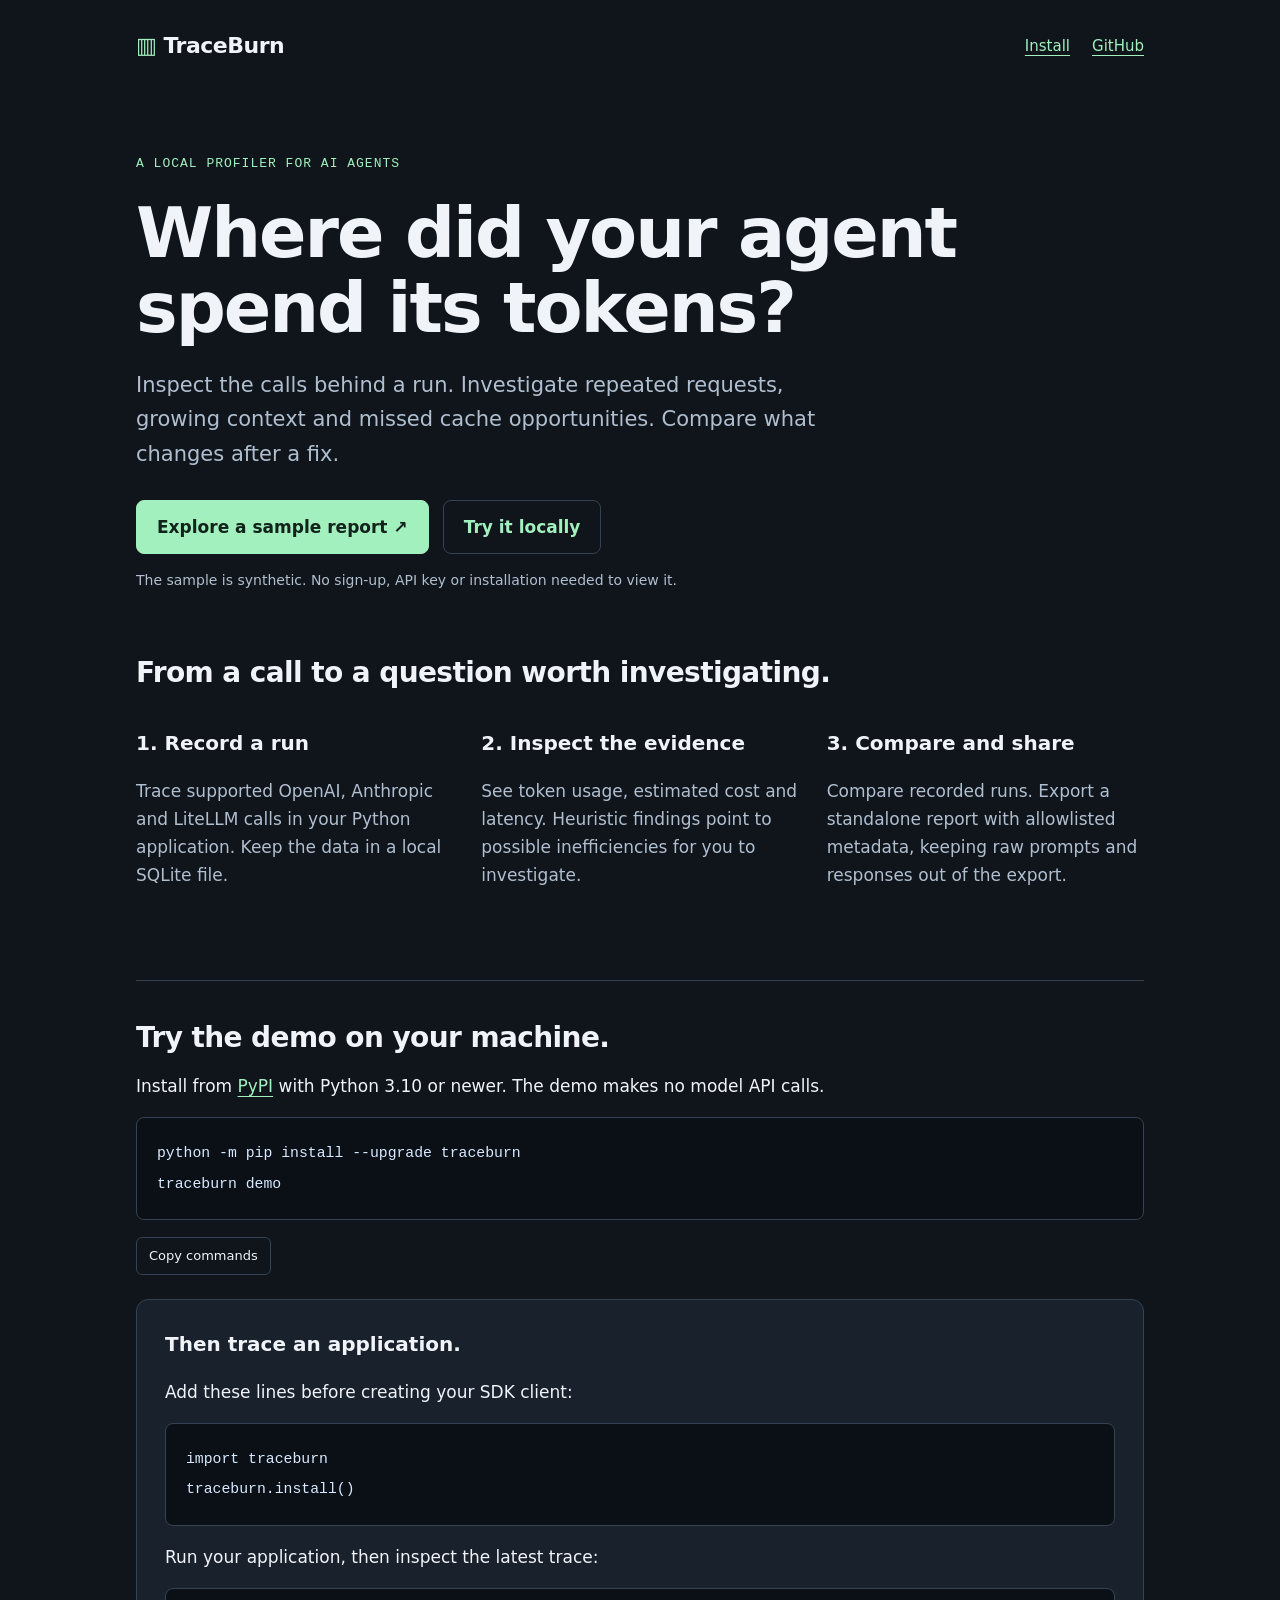
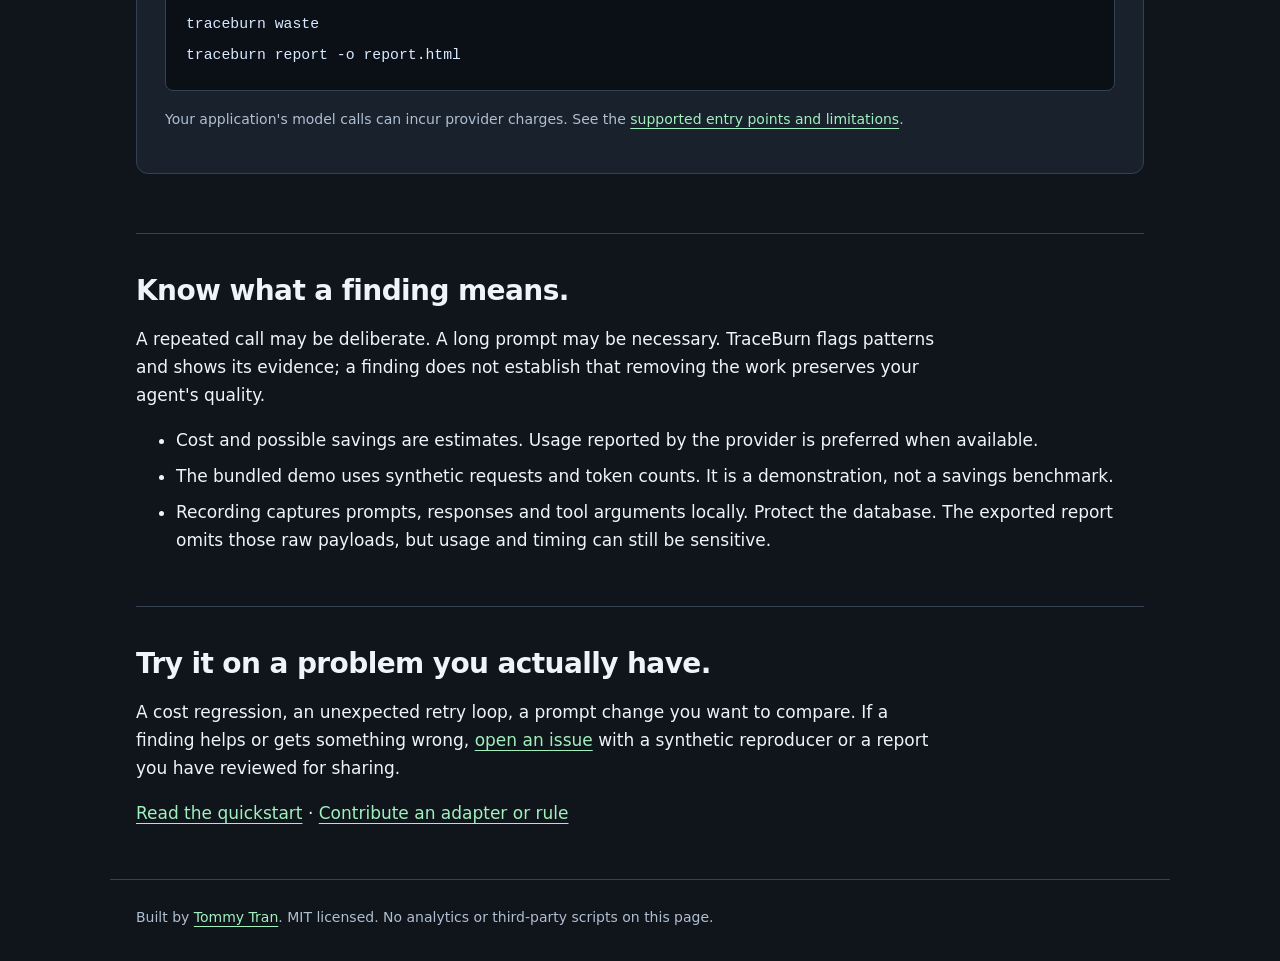
<file: index.html>
<!doctype html>
<html lang="en">
<head>
  <meta charset="utf-8">
  <meta name="viewport" content="width=device-width,initial-scale=1">
  <title>TraceBurn | Understand the cost of an AI agent run</title>
  <meta name="description" content="A local Python profiler for AI agents. Inspect calls, investigate possible waste, compare runs, and export a report. Open source. No account required.">
  <meta property="og:title" content="TraceBurn: where did your agent spend its tokens?">
  <meta property="og:description" content="Explore a synthetic agent run in your browser, then try the local profiler on your own application.">
  <meta property="og:type" content="website">
  <meta property="og:url" content="https://tommytranx.github.io/traceburn/">
  <meta name="color-scheme" content="dark light">
  <link rel="canonical" href="https://tommytranx.github.io/traceburn/">
  <style>
    :root{color-scheme:dark;--bg:#10141b;--panel:#19212c;--ink:#f0f4f9;--muted:#b0bfd0;--accent:#a1f0be;--line:#344253}
    *{box-sizing:border-box}body{margin:0;background:var(--bg);color:var(--ink);font:17px/1.65 system-ui,-apple-system,sans-serif}
    a{color:var(--accent);text-underline-offset:4px}a:hover{color:#fff}a:focus-visible,button:focus-visible{outline:3px solid #fff;outline-offset:5px}
    main,header,footer{max-width:1060px;margin:auto;padding:0 26px}header{display:flex;justify-content:space-between;align-items:center;padding-top:28px;gap:20px}
    .brand{font-weight:750;font-size:22px;letter-spacing:-.5px;color:var(--ink);text-decoration:none}.mark{color:var(--accent)}nav{display:flex;gap:22px;font-size:15px}
    .hero{padding:90px 0 50px}.eyebrow{color:var(--accent);font:13px/1.5 ui-monospace,monospace;letter-spacing:1px;text-transform:uppercase}
    h1{font-size:clamp(38px,6.5vw,70px);line-height:1.07;letter-spacing:-2px;max-width:850px;margin:22px 0}h2{font-size:28px;line-height:1.2;letter-spacing:-.6px;margin:0 0 16px}h3{font-size:20px;margin:0 0 10px}
    .lede{max-width:690px;font-size:21px;color:var(--muted)}.buttons{display:flex;flex-wrap:wrap;gap:14px;margin:28px 0 15px}.button{display:inline-block;padding:12px 20px;border:1px solid var(--line);border-radius:8px;text-decoration:none;font-weight:650}.primary{background:var(--accent);border-color:var(--accent);color:#11231a}.primary:hover{background:#c6ffda;color:#11231a}
    .small{font-size:14px;color:var(--muted)}.panel{background:var(--panel);border:1px solid var(--line);border-radius:12px;padding:28px;margin:24px 0}.grid{display:grid;grid-template-columns:repeat(3,1fr);gap:28px;margin:38px 0 56px}.grid p{color:var(--muted);margin-bottom:0}
    code{font-family:ui-monospace,SFMono-Regular,Consolas,monospace;font-size:.87em}pre{position:relative;background:#0b1017;border:1px solid var(--line);padding:20px;border-radius:8px;overflow:auto;line-height:1.8}pre code{color:#d8e9ff}section{scroll-margin-top:25px;padding-bottom:35px}p{max-width:800px}.divider{border-top:1px solid var(--line);padding-top:40px}li{margin:8px 0}footer{padding-top:26px;padding-bottom:32px;border-top:1px solid var(--line);font-size:14px;color:var(--muted)}.copy{border:1px solid var(--line);border-radius:6px;padding:7px 12px;background:transparent;color:var(--ink);font:inherit;font-size:13px;cursor:pointer}
    @media(max-width:660px){.hero{padding-top:55px}.grid{grid-template-columns:1fr;gap:22px}.panel{padding:20px}nav{gap:12px}header{align-items:flex-start}h1{letter-spacing:-1px}.lede{font-size:19px}}
    @media(prefers-reduced-motion:reduce){*{scroll-behavior:auto!important}}
  </style>
</head>
<body>
  <header><a class="brand" href="./"><span class="mark">▥</span> TraceBurn</a><nav aria-label="Main"><a href="#install">Install</a><a href="https://github.com/TommyTranX/traceburn">GitHub</a></nav></header>
  <main>
    <section class="hero">
      <div class="eyebrow">A local profiler for AI agents</div>
      <h1>Where did your agent<br>spend its tokens?</h1>
      <p class="lede">Inspect the calls behind a run. Investigate repeated requests, growing context and missed cache opportunities. Compare what changes after a fix.</p>
      <div class="buttons"><a class="button primary" href="demo.html">Explore a sample report ↗</a><a class="button" href="#install">Try it locally</a></div>
      <p class="small">The sample is synthetic. No sign-up, API key or installation needed to view it.</p>
    </section>
    <section aria-labelledby="workflow">
      <h2 id="workflow">From a call to a question worth investigating.</h2>
      <div class="grid">
        <div><h3>1. Record a run</h3><p>Trace supported OpenAI, Anthropic and LiteLLM calls in your Python application. Keep the data in a local SQLite file.</p></div>
        <div><h3>2. Inspect the evidence</h3><p>See token usage, estimated cost and latency. Heuristic findings point to possible inefficiencies for you to investigate.</p></div>
        <div><h3>3. Compare and share</h3><p>Compare recorded runs. Export a standalone report with allowlisted metadata, keeping raw prompts and responses out of the export.</p></div>
      </div>
    </section>
    <section id="install" class="divider">
      <h2>Try the demo on your machine.</h2>
      <p>Install from <a href="https://pypi.org/project/traceburn/">PyPI</a> with Python 3.10 or newer. The demo makes no model API calls.</p>
      <pre><code id="install-code">python -m pip install --upgrade traceburn
traceburn demo</code></pre>
      <button class="copy" type="button" data-copy="install-code">Copy commands</button><span id="copy-status" role="status" class="small"></span>
      <div class="panel">
        <h3>Then trace an application.</h3>
        <p>Add these lines before creating your SDK client:</p>
        <pre><code>import traceburn
traceburn.install()</code></pre>
        <p>Run your application, then inspect the latest trace:</p>
        <pre><code>traceburn waste
traceburn report -o report.html</code></pre>
        <p class="small">Your application's model calls can incur provider charges. See the <a href="https://github.com/TommyTranX/traceburn#framework-support">supported entry points and limitations</a>.</p>
      </div>
    </section>
    <section class="divider">
      <h2>Know what a finding means.</h2>
      <p>A repeated call may be deliberate. A long prompt may be necessary. TraceBurn flags patterns and shows its evidence; a finding does not establish that removing the work preserves your agent's quality.</p>
      <ul>
        <li>Cost and possible savings are estimates. Usage reported by the provider is preferred when available.</li>
        <li>The bundled demo uses synthetic requests and token counts. It is a demonstration, not a savings benchmark.</li>
        <li>Recording captures prompts, responses and tool arguments locally. Protect the database. The exported report omits those raw payloads, but usage and timing can still be sensitive.</li>
      </ul>
    </section>
    <section class="divider">
      <h2>Try it on a problem you actually have.</h2>
      <p>A cost regression, an unexpected retry loop, a prompt change you want to compare. If a finding helps or gets something wrong, <a href="https://github.com/TommyTranX/traceburn/issues">open an issue</a> with a synthetic reproducer or a report you have reviewed for sharing.</p>
      <p><a href="https://github.com/TommyTranX/traceburn/blob/main/docs/quickstart.md">Read the quickstart</a> · <a href="https://github.com/TommyTranX/traceburn/blob/main/CONTRIBUTING.md">Contribute an adapter or rule</a></p>
    </section>
  </main>
  <footer>Built by <a href="https://github.com/TommyTranX">Tommy Tran</a>. MIT licensed. No analytics or third-party scripts on this page.</footer>
  <script>
    document.querySelector('[data-copy]').addEventListener('click',async function(){
      const status=document.getElementById('copy-status');
      try{await navigator.clipboard.writeText(document.getElementById(this.dataset.copy).textContent);status.textContent=' Copied.'}
      catch{status.textContent=' Select and copy the commands above.'}
    });
  </script>
</body>
</html>
</file>
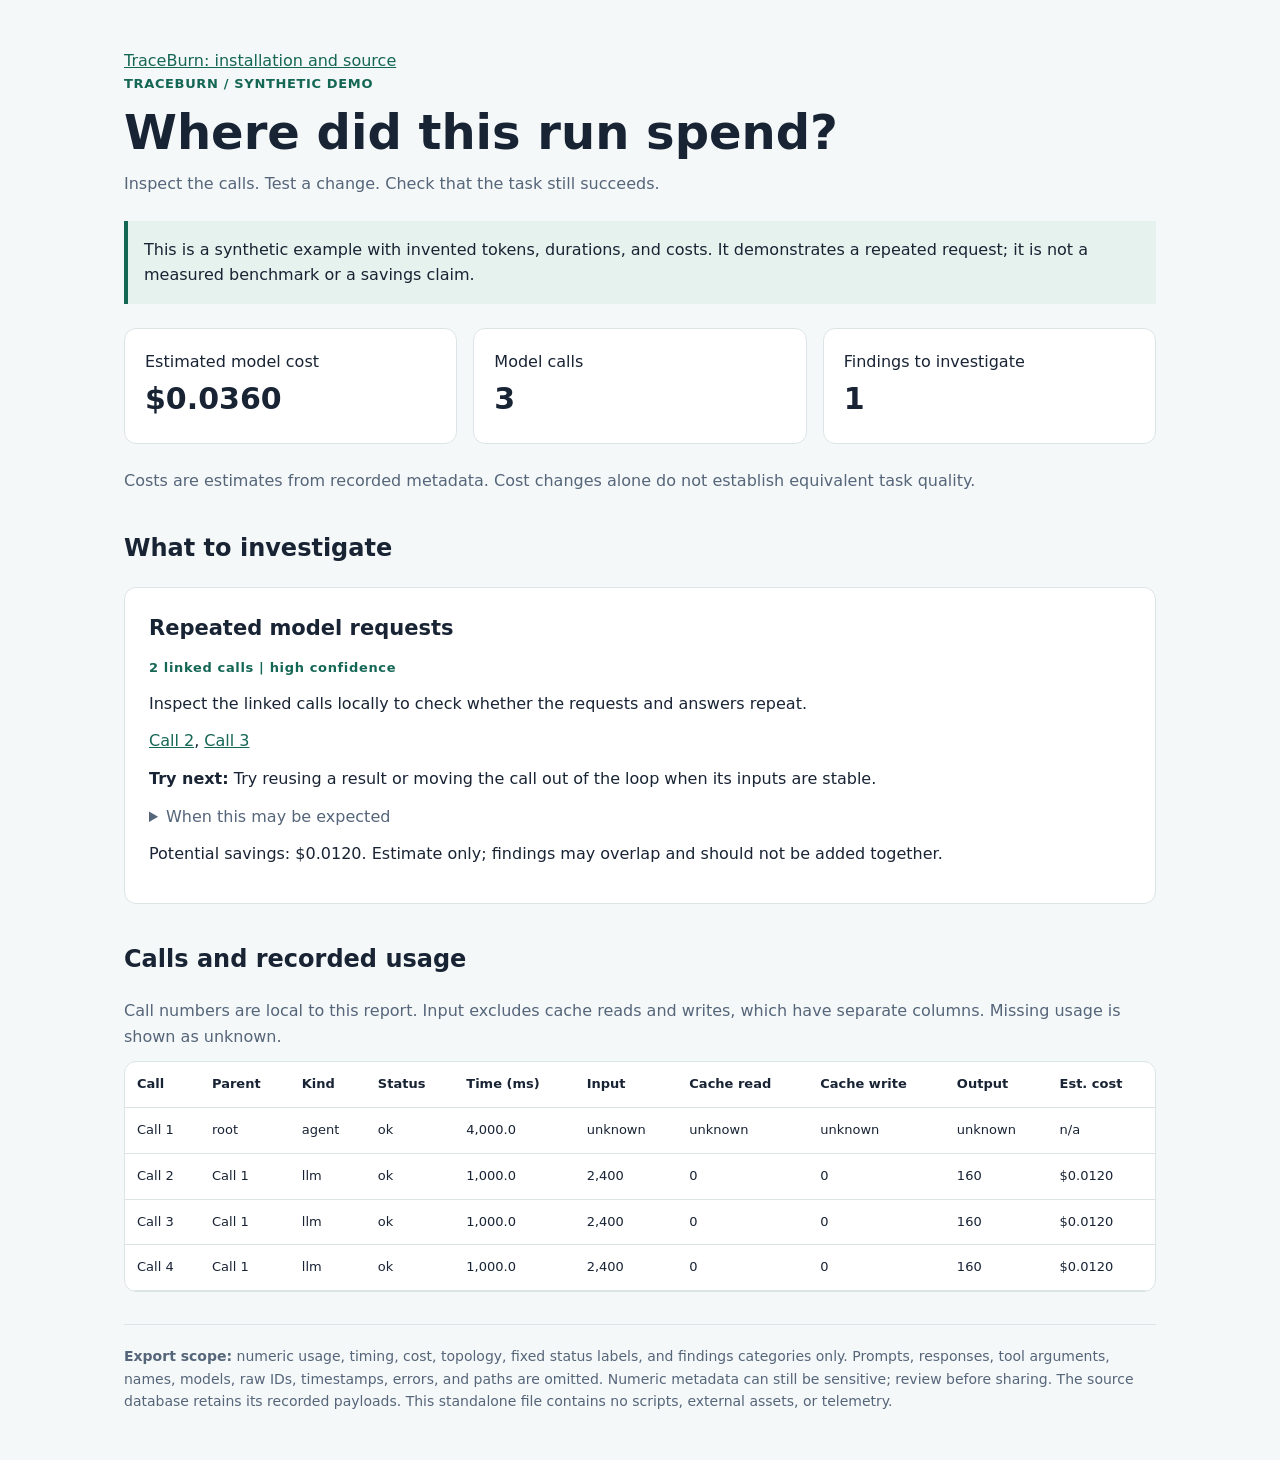
<file: demo.html>
<!doctype html>
<html lang="en"><head><meta charset="utf-8"><meta name="viewport" content="width=device-width, initial-scale=1">
<meta http-equiv="Content-Security-Policy" content="default-src 'none'; style-src 'unsafe-inline'; base-uri 'none'; form-action 'none'">
<title>TraceBurn | Synthetic demo</title><style>
:root{color-scheme:light;--ink:#182334;--muted:#55657a;--accent:#146655;--line:#dce5e6}
*{box-sizing:border-box}body{margin:0;background:#f5f8f8;color:var(--ink);font:16px/1.6 system-ui,sans-serif}
main{max-width:1080px;margin:auto;padding:48px 24px}.brand,.eyebrow{font-size:13px;letter-spacing:.05em;color:var(--accent);font-weight:700}
h1{font-size:clamp(32px,5vw,48px);line-height:1.1;margin:12px 0}h2{margin-top:36px}h3{margin:0;font-size:21px}p{margin:12px 0}
.muted,footer{color:var(--muted)}aside{background:#e6f2ed;border-left:4px solid var(--accent);padding:16px;margin:24px 0}
.metrics{display:flex;gap:16px;flex-wrap:wrap;margin:24px 0}.metric{flex:1;min-width:160px;border:1px solid var(--line);background:white;padding:20px;border-radius:12px}
.metric strong{display:block;font-size:30px}article{background:white;border:1px solid var(--line);border-radius:12px;padding:24px;margin:16px 0}
a{color:var(--accent)}summary{cursor:pointer;color:var(--muted)}.scroll{overflow-x:auto;border:1px solid var(--line);border-radius:12px;background:white}
table{border-collapse:collapse;width:100%;font-size:13px;white-space:nowrap}th,td{text-align:left;padding:12px;border-bottom:1px solid var(--line)}tr:target{background:#e6f2ed}
footer{font-size:14px;margin-top:32px;border-top:1px solid var(--line);padding-top:20px}
</style></head><body><main><nav aria-label="Main"><a href="./">TraceBurn: installation and source</a></nav><div class="brand">TRACEBURN / SYNTHETIC DEMO</div>
<h1>Where did this run spend?</h1><p class="muted">Inspect the calls. Test a change. Check that the task still succeeds.</p><aside>This is a synthetic example with invented tokens, durations, and costs. It demonstrates a repeated request; it is not a measured benchmark or a savings claim.</aside>
<div class="metrics"><div class="metric">Estimated model cost<strong>$0.0360</strong></div>
<div class="metric">Model calls<strong>3</strong></div><div class="metric">Findings to investigate<strong>1</strong></div></div>
<p class="muted">Costs are estimates from recorded metadata. Cost changes alone do not establish equivalent task quality.</p>
<h2>What to investigate</h2><article><h3>Repeated model requests</h3><p class="eyebrow">2 linked calls | high confidence</p><p>Inspect the linked calls locally to check whether the requests and answers repeat.</p><p><a href="#call-2">Call 2</a>, <a href="#call-3">Call 3</a></p><p><strong>Try next:</strong> Try reusing a result or moving the call out of the loop when its inputs are stable.</p><details><summary>When this may be expected</summary><p>Repeated sampling can be intentional. Check task outcomes before removing a call.</p></details><p>Potential savings: $0.0120. Estimate only; findings may overlap and should not be added together.</p></article>
<h2>Calls and recorded usage</h2><p class="muted">Call numbers are local to this report. Input excludes cache reads and writes, which have separate columns. Missing usage is shown as unknown.</p>
<div class="scroll"><table><thead><tr><th>Call</th><th>Parent</th><th>Kind</th><th>Status</th><th>Time (ms)</th><th>Input</th><th>Cache read</th><th>Cache write</th><th>Output</th><th>Est. cost</th></tr></thead><tbody><tr id="call-1"><td>Call 1</td><td>root</td><td>agent</td><td>ok</td><td>4,000.0</td><td>unknown</td><td>unknown</td><td>unknown</td><td>unknown</td><td>n/a</td></tr><tr id="call-2"><td>Call 2</td><td>Call 1</td><td>llm</td><td>ok</td><td>1,000.0</td><td>2,400</td><td>0</td><td>0</td><td>160</td><td>$0.0120</td></tr><tr id="call-3"><td>Call 3</td><td>Call 1</td><td>llm</td><td>ok</td><td>1,000.0</td><td>2,400</td><td>0</td><td>0</td><td>160</td><td>$0.0120</td></tr><tr id="call-4"><td>Call 4</td><td>Call 1</td><td>llm</td><td>ok</td><td>1,000.0</td><td>2,400</td><td>0</td><td>0</td><td>160</td><td>$0.0120</td></tr></tbody></table></div>
<footer><strong>Export scope:</strong> numeric usage, timing, cost, topology, fixed status labels, and findings categories only. Prompts, responses, tool arguments, names, models, raw IDs, timestamps, errors, and paths are omitted. Numeric metadata can still be sensitive; review before sharing. The source database retains its recorded payloads. This standalone file contains no scripts, external assets, or telemetry.</footer>
</main></body></html>
</file>
